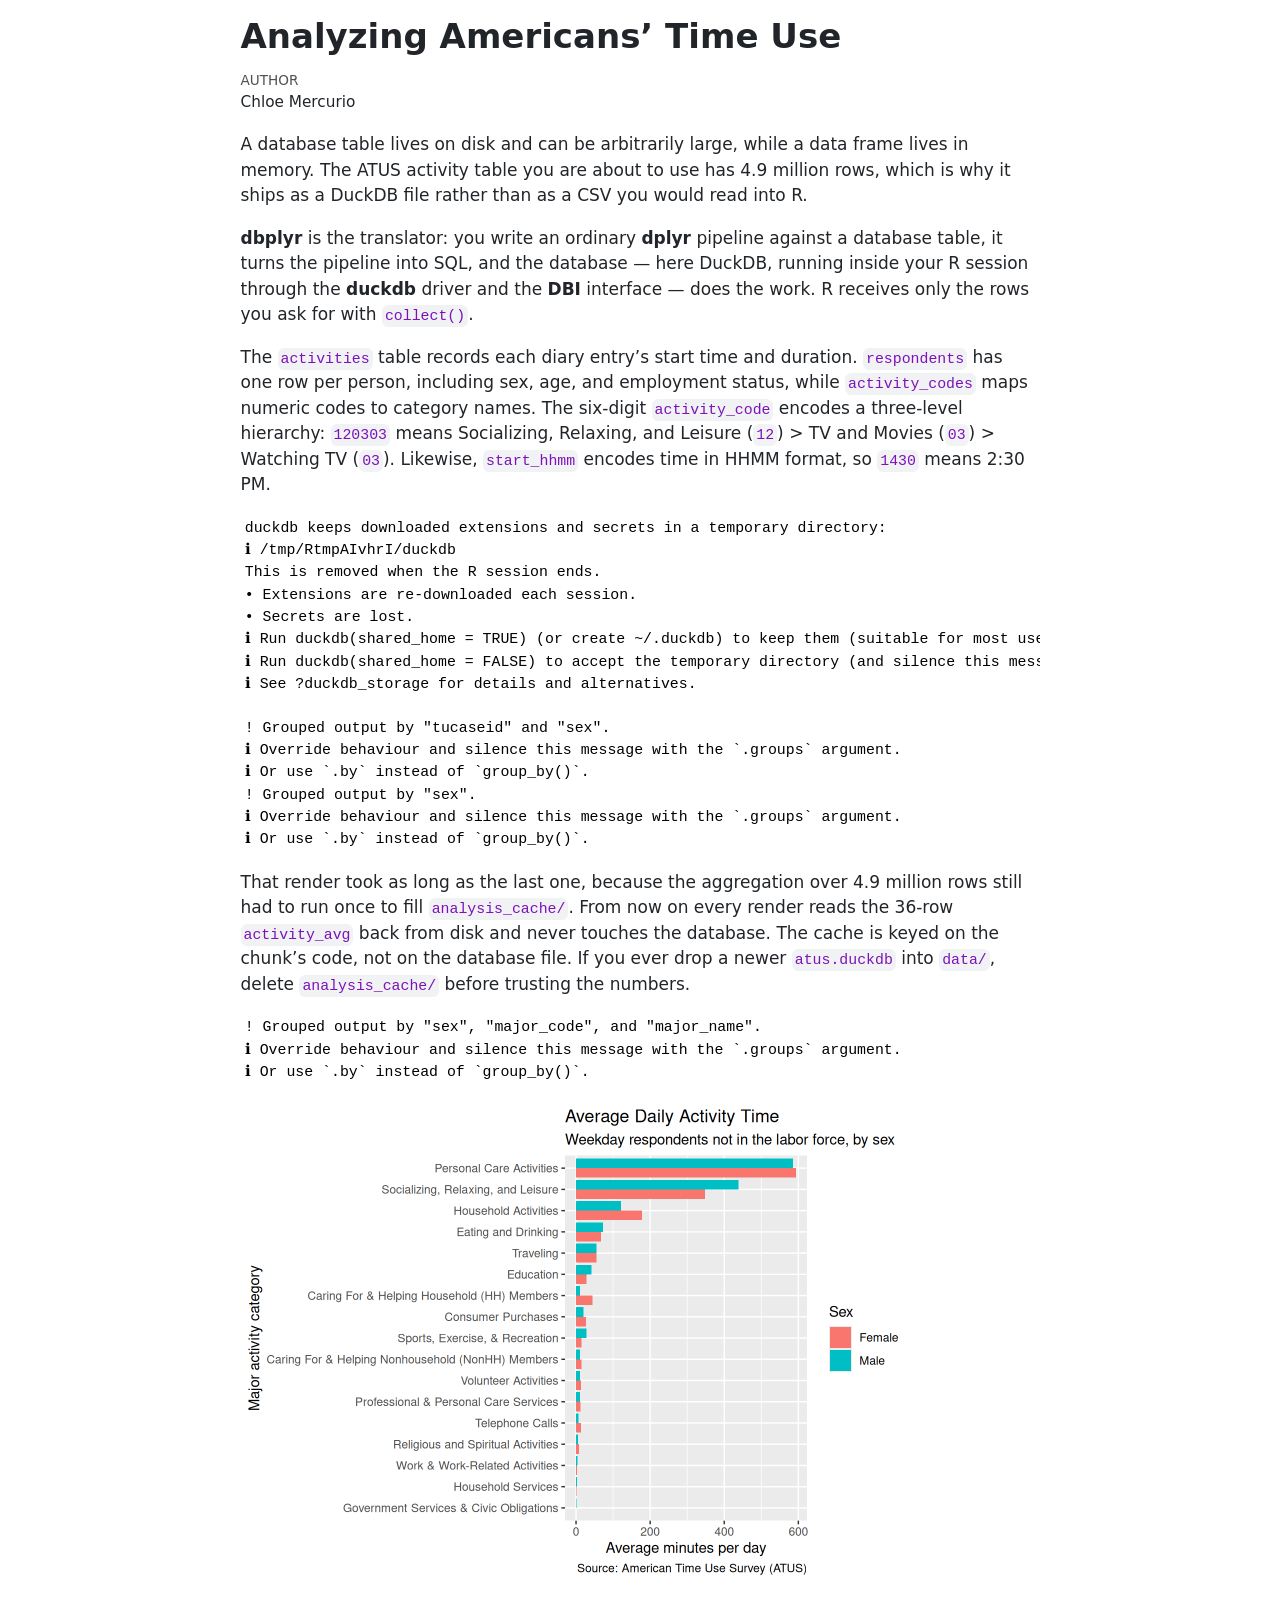
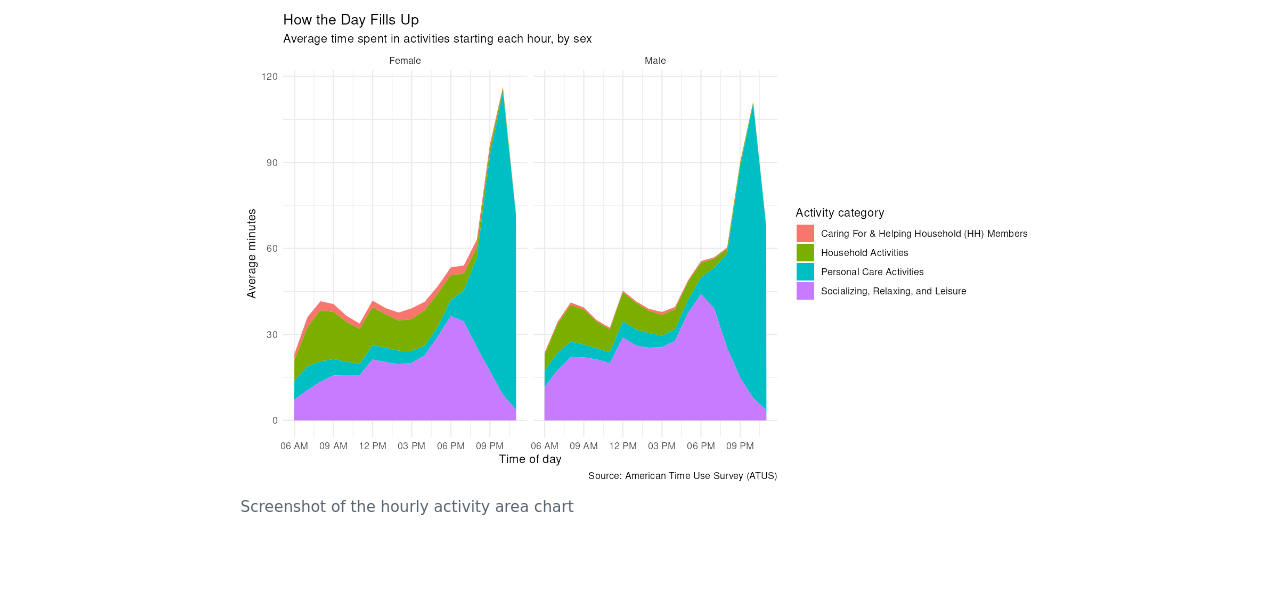
<file: index.html>
<!DOCTYPE html>
<html xmlns="http://www.w3.org/1999/xhtml" lang="en" xml:lang="en"><head>

<meta charset="utf-8">
<meta name="generator" content="quarto-1.10.19">

<meta name="viewport" content="width=device-width, initial-scale=1.0, user-scalable=yes">

<meta name="author" content="Chloe Mercurio">

<title>Analyzing Americans’ Time Use</title>
<style>
/* Default styles provided by pandoc.
** See https://pandoc.org/MANUAL.html#variables-for-html for config info.
*/
span.smallcaps{font-variant: small-caps;}
div.columns{display: flex; gap: 1.5em;}
div.column{flex: auto;}
@media screen {
div.columns{gap: min(4vw, 1.5em);}
div.column{overflow-x: auto;}
}
div.hanging-indent{margin-left: 1.5em; text-indent: -1.5em;}
ul.task-list{list-style: none;}
ul.task-list li input[type="checkbox"] {
  width: 0.8em;
  margin: 0 0.8em 0.2em -1em; /* quarto-specific, see https://github.com/quarto-dev/quarto-cli/issues/4556 */ 
  vertical-align: middle;
}
</style>


<script src="analysis_files/libs/clipboard/clipboard.min.js"></script>
<script src="analysis_files/libs/quarto-html/quarto.js" type="module"></script>
<script src="analysis_files/libs/quarto-html/tabsets/tabsets.js" type="module"></script>
<script src="analysis_files/libs/quarto-html/popper.min.js"></script>
<script src="analysis_files/libs/quarto-html/tippy.umd.min.js"></script>
<script src="analysis_files/libs/quarto-html/anchor.min.js"></script>
<link href="analysis_files/libs/quarto-html/tippy.css" rel="stylesheet">
<link href="analysis_files/libs/quarto-html/quarto-syntax-highlighting-bf27225e3a48a9273f3daa8f8e829971.css" rel="stylesheet" id="quarto-text-highlighting-styles">
<script src="analysis_files/libs/bootstrap/bootstrap.min.js"></script>
<link href="analysis_files/libs/bootstrap/bootstrap-icons.css" rel="stylesheet">
<link href="analysis_files/libs/bootstrap/bootstrap-5dce3422ae1aaea6fd35e22067a0726d.min.css" rel="stylesheet" append-hash="true" id="quarto-bootstrap" data-mode="light">


</head>

<body class="fullcontent quarto-light">

<div id="quarto-content" class="page-columns page-rows-contents page-layout-article">

<main class="content" id="quarto-document-content">

<header id="title-block-header" class="quarto-title-block default">
<div class="quarto-title">
<h1 class="title">Analyzing Americans’ Time Use</h1>
</div>



<div class="quarto-title-meta">

    <div>
    <div class="quarto-title-meta-heading">Author</div>
    <div class="quarto-title-meta-contents">
             <p>Chloe Mercurio </p>
          </div>
  </div>
    
  
    
  </div>
  


</header>


<p>A database table lives on disk and can be arbitrarily large, while a data frame lives in memory. The ATUS activity table you are about to use has 4.9 million rows, which is why it ships as a DuckDB file rather than as a CSV you would read into R.</p>
<p><strong>dbplyr</strong> is the translator: you write an ordinary <strong>dplyr</strong> pipeline against a database table, it turns the pipeline into SQL, and the database — here DuckDB, running inside your R session through the <strong>duckdb</strong> driver and the <strong>DBI</strong> interface — does the work. R receives only the rows you ask for with <code>collect()</code>.</p>
<p>The <code>activities</code> table records each diary entry’s start time and duration. <code>respondents</code> has one row per person, including sex, age, and employment status, while <code>activity_codes</code> maps numeric codes to category names. The six-digit <code>activity_code</code> encodes a three-level hierarchy: <code>120303</code> means Socializing, Relaxing, and Leisure (<code>12</code>) &gt; TV and Movies (<code>03</code>) &gt; Watching TV (<code>03</code>). Likewise, <code>start_hhmm</code> encodes time in HHMM format, so <code>1430</code> means 2:30 PM.</p>
<div class="cell">
<div class="cell-output cell-output-stderr">
<pre><code>duckdb keeps downloaded extensions and secrets in a temporary directory:
ℹ /tmp/RtmpAIvhrI/duckdb
This is removed when the R session ends.
• Extensions are re-downloaded each session.
• Secrets are lost.
ℹ Run duckdb(shared_home = TRUE) (or create ~/.duckdb) to keep them (suitable for most users).
ℹ Run duckdb(shared_home = FALSE) to accept the temporary directory (and silence this message).
ℹ See ?duckdb_storage for details and alternatives.</code></pre>
</div>
</div>
<div class="cell">
<div class="cell-output cell-output-stderr">
<pre><code>! Grouped output by "tucaseid" and "sex".
ℹ Override behaviour and silence this message with the `.groups` argument.
ℹ Or use `.by` instead of `group_by()`.
! Grouped output by "sex".
ℹ Override behaviour and silence this message with the `.groups` argument.
ℹ Or use `.by` instead of `group_by()`.</code></pre>
</div>
</div>
<p>That render took as long as the last one, because the aggregation over 4.9 million rows still had to run once to fill <code>analysis_cache/</code>. From now on every render reads the 36-row <code>activity_avg</code> back from disk and never touches the database. The cache is keyed on the chunk’s code, not on the database file. If you ever drop a newer <code>atus.duckdb</code> into <code>data/</code>, delete <code>analysis_cache/</code> before trusting the numbers.</p>
<div class="cell">
<div class="cell-output cell-output-stderr">
<pre><code>! Grouped output by "sex", "major_code", and "major_name".
ℹ Override behaviour and silence this message with the `.groups` argument.
ℹ Or use `.by` instead of `group_by()`.</code></pre>
</div>
</div>
<div class="cell">
<div class="cell-output-display">
<div>
<figure class="figure">
<p><img src="analysis_files/figure-html/unnamed-chunk-5-1.png" class="img-fluid figure-img" width="672"></p>
</figure>
</div>
</div>
</div>
<div class="quarto-figure quarto-figure-center">
<figure class="figure">
<p><img src="analysis_files/hourly-area-chart.png" class="img-fluid figure-img"></p>
<figcaption>Screenshot of the hourly activity area chart</figcaption>
</figure>
</div>

</main>
<!-- /main column -->
<script id="quarto-html-after-body" type="application/javascript">
  window.document.addEventListener("DOMContentLoaded", function (event) {
    const icon = "";
    const anchorJS = new window.AnchorJS();
    anchorJS.options = {
      placement: 'right',
      icon: icon
    };
    anchorJS.add('.anchored');
    const isCodeAnnotation = (el) => {
      for (const clz of el.classList) {
        if (clz.startsWith('code-annotation-')) {                     
          return true;
        }
      }
      return false;
    }
    const onCopySuccess = function(e) {
      // button target
      const button = e.trigger;
      // don't keep focus
      button.blur();
      // flash "checked"
      button.classList.add('code-copy-button-checked');
      var currentTitle = button.getAttribute("title");
      button.setAttribute("title", "Copied!");
      let tooltip;
      if (window.bootstrap) {
        button.setAttribute("data-bs-toggle", "tooltip");
        button.setAttribute("data-bs-placement", "left");
        button.setAttribute("data-bs-title", "Copied!");
        tooltip = new bootstrap.Tooltip(button, 
          { trigger: "manual", 
            customClass: "code-copy-button-tooltip",
            offset: [0, -8]});
        tooltip.show();    
      }
      setTimeout(function() {
        if (tooltip) {
          tooltip.hide();
          button.removeAttribute("data-bs-title");
          button.removeAttribute("data-bs-toggle");
          button.removeAttribute("data-bs-placement");
        }
        button.setAttribute("title", currentTitle);
        button.classList.remove('code-copy-button-checked');
      }, 1000);
      // clear code selection
      e.clearSelection();
    }
    const getTextToCopy = function(trigger) {
      const outerScaffold = trigger.parentElement.cloneNode(true);
      const codeEl = outerScaffold.querySelector('code');
      for (const childEl of codeEl.children) {
        if (isCodeAnnotation(childEl)) {
          childEl.remove();
        }
      }
      return codeEl.innerText;
    }
    const clipboard = new window.ClipboardJS('.code-copy-button:not([data-in-quarto-modal])', {
      text: getTextToCopy
    });
    clipboard.on('success', onCopySuccess);
    if (window.document.getElementById('quarto-embedded-source-code-modal')) {
      const clipboardModal = new window.ClipboardJS('.code-copy-button[data-in-quarto-modal]', {
        text: getTextToCopy,
        container: window.document.getElementById('quarto-embedded-source-code-modal')
      });
      clipboardModal.on('success', onCopySuccess);
    }
      var localhostRegex = new RegExp(/^(?:http|https):\/\/localhost\:?[0-9]*\//);
      var mailtoRegex = new RegExp(/^mailto:/);
        var filterRegex = new RegExp('/' + window.location.host + '/');
      var isInternal = (href) => {
          return filterRegex.test(href) || localhostRegex.test(href) || mailtoRegex.test(href);
      }
      // Inspect non-navigation links and adorn them if external
     var links = window.document.querySelectorAll('a[href]:not(.nav-link):not(.navbar-brand):not(.toc-action):not(.sidebar-link):not(.sidebar-item-toggle):not(.pagination-link):not(.no-external):not([aria-hidden]):not(.dropdown-item):not(.quarto-navigation-tool):not(.about-link)');
      for (var i=0; i<links.length; i++) {
        const link = links[i];
        if (!isInternal(link.href)) {
          // undo the damage that might have been done by quarto-nav.js in the case of
          // links that we want to consider external
          if (link.dataset.originalHref !== undefined) {
            link.href = link.dataset.originalHref;
          }
        }
      }
    function tippyHover(el, contentFn, onTriggerFn, onUntriggerFn) {
      const config = {
        allowHTML: true,
        maxWidth: 500,
        delay: 100,
        arrow: false,
        appendTo: function(el) {
            return el.parentElement;
        },
        interactive: true,
        interactiveBorder: 10,
        theme: 'quarto',
        placement: 'bottom-start',
      };
      if (contentFn) {
        config.content = contentFn;
      }
      if (onTriggerFn) {
        config.onTrigger = onTriggerFn;
      }
      if (onUntriggerFn) {
        config.onUntrigger = onUntriggerFn;
      }
      window.tippy(el, config); 
    }
    const noterefs = window.document.querySelectorAll('a[role="doc-noteref"]');
    for (var i=0; i<noterefs.length; i++) {
      const ref = noterefs[i];
      tippyHover(ref, function() {
        // use id or data attribute instead here
        let href = ref.getAttribute('data-footnote-href') || ref.getAttribute('href');
        try { href = new URL(href).hash; } catch {}
        const id = href.replace(/^#\/?/, "");
        const note = window.document.getElementById(id);
        if (note) {
          return note.innerHTML;
        } else {
          return "";
        }
      });
    }
    const xrefs = window.document.querySelectorAll('a.quarto-xref');
    const processXRef = (id, note) => {
      // Strip column container classes
      const stripColumnClz = (el) => {
        el.classList.remove("page-full", "page-columns");
        if (el.children) {
          for (const child of el.children) {
            stripColumnClz(child);
          }
        }
      }
      stripColumnClz(note)
      if (id === null || id.startsWith('sec-')) {
        // Special case sections, only their first couple elements
        const container = document.createElement("div");
        if (note.children && note.children.length > 2) {
          container.appendChild(note.children[0].cloneNode(true));
          for (let i = 1; i < note.children.length; i++) {
            const child = note.children[i];
            if (child.tagName === "P" && child.innerText === "") {
              continue;
            } else {
              container.appendChild(child.cloneNode(true));
              break;
            }
          }
          if (window.Quarto?.typesetMath) {
            window.Quarto.typesetMath(container);
          }
          return container.innerHTML
        } else {
          if (window.Quarto?.typesetMath) {
            window.Quarto.typesetMath(note);
          }
          return note.innerHTML;
        }
      } else {
        // Remove any anchor links if they are present
        const anchorLink = note.querySelector('a.anchorjs-link');
        if (anchorLink) {
          anchorLink.remove();
        }
        if (window.Quarto?.typesetMath) {
          window.Quarto.typesetMath(note);
        }
        if (note.classList.contains("callout")) {
          return note.outerHTML;
        } else {
          return note.innerHTML;
        }
      }
    }
    for (var i=0; i<xrefs.length; i++) {
      const xref = xrefs[i];
      tippyHover(xref, undefined, function(instance) {
        instance.disable();
        let url = xref.getAttribute('href');
        let hash = undefined; 
        if (url.startsWith('#')) {
          hash = url;
        } else {
          try { hash = new URL(url).hash; } catch {}
        }
        if (hash) {
          const id = hash.replace(/^#\/?/, "");
          const note = window.document.getElementById(id);
          if (note !== null) {
            try {
              const html = processXRef(id, note.cloneNode(true));
              instance.setContent(html);
            } finally {
              instance.enable();
              instance.show();
            }
          } else {
            // See if we can fetch this
            fetch(url.split('#')[0])
            .then(res => res.text())
            .then(html => {
              const parser = new DOMParser();
              const htmlDoc = parser.parseFromString(html, "text/html");
              const note = htmlDoc.getElementById(id);
              if (note !== null) {
                const html = processXRef(id, note);
                instance.setContent(html);
              } 
            }).finally(() => {
              instance.enable();
              instance.show();
            });
          }
        } else {
          // See if we can fetch a full url (with no hash to target)
          // This is a special case and we should probably do some content thinning / targeting
          fetch(url)
          .then(res => res.text())
          .then(html => {
            const parser = new DOMParser();
            const htmlDoc = parser.parseFromString(html, "text/html");
            const note = htmlDoc.querySelector('main.content');
            if (note !== null) {
              // This should only happen for chapter cross references
              // (since there is no id in the URL)
              // remove the first header
              if (note.children.length > 0 && note.children[0].tagName === "HEADER") {
                note.children[0].remove();
              }
              const html = processXRef(null, note);
              instance.setContent(html);
            } 
          }).finally(() => {
            instance.enable();
            instance.show();
          });
        }
      }, function(instance) {
      });
    }
        let selectedAnnoteEl;
        const selectorForAnnotation = ( cell, annotation) => {
          let cellAttr = 'data-code-cell="' + cell + '"';
          let lineAttr = 'data-code-annotation="' +  annotation + '"';
          const selector = 'span[' + cellAttr + '][' + lineAttr + ']';
          return selector;
        }
        const selectCodeLines = (annoteEl) => {
          const doc = window.document;
          const targetCell = annoteEl.getAttribute("data-target-cell");
          const targetAnnotation = annoteEl.getAttribute("data-target-annotation");
          const annoteSpan = window.document.querySelector(selectorForAnnotation(targetCell, targetAnnotation));
          const lines = annoteSpan.getAttribute("data-code-lines").split(",");
          const lineIds = lines.map((line) => {
            return targetCell + "-" + line;
          })
          let top = null;
          let height = null;
          let parent = null;
          if (lineIds.length > 0) {
              //compute the position of the single el (top and bottom and make a div)
              const el = window.document.getElementById(lineIds[0]);
              top = el.offsetTop;
              height = el.offsetHeight;
              parent = el.parentElement.parentElement;
            if (lineIds.length > 1) {
              const lastEl = window.document.getElementById(lineIds[lineIds.length - 1]);
              const bottom = lastEl.offsetTop + lastEl.offsetHeight;
              height = bottom - top;
            }
            if (top !== null && height !== null && parent !== null) {
              // cook up a div (if necessary) and position it 
              let div = window.document.getElementById("code-annotation-line-highlight");
              if (div === null) {
                div = window.document.createElement("div");
                div.setAttribute("id", "code-annotation-line-highlight");
                div.style.position = 'absolute';
                parent.appendChild(div);
              }
              div.style.top = top - 2 + "px";
              div.style.height = height + 4 + "px";
              div.style.left = 0;
              let gutterDiv = window.document.getElementById("code-annotation-line-highlight-gutter");
              if (gutterDiv === null) {
                gutterDiv = window.document.createElement("div");
                gutterDiv.setAttribute("id", "code-annotation-line-highlight-gutter");
                gutterDiv.style.position = 'absolute';
                const codeCell = window.document.getElementById(targetCell);
                const gutter = codeCell.querySelector('.code-annotation-gutter');
                gutter.appendChild(gutterDiv);
              }
              gutterDiv.style.top = top - 2 + "px";
              gutterDiv.style.height = height + 4 + "px";
            }
            selectedAnnoteEl = annoteEl;
          }
        };
        const unselectCodeLines = () => {
          const elementsIds = ["code-annotation-line-highlight", "code-annotation-line-highlight-gutter"];
          elementsIds.forEach((elId) => {
            const div = window.document.getElementById(elId);
            if (div) {
              div.remove();
            }
          });
          selectedAnnoteEl = undefined;
        };
          // Handle positioning of the toggle
      window.addEventListener(
        "resize",
        throttle(() => {
          elRect = undefined;
          if (selectedAnnoteEl) {
            selectCodeLines(selectedAnnoteEl);
          }
        }, 10)
      );
      function throttle(fn, ms) {
      let throttle = false;
      let timer;
        return (...args) => {
          if(!throttle) { // first call gets through
              fn.apply(this, args);
              throttle = true;
          } else { // all the others get throttled
              if(timer) clearTimeout(timer); // cancel #2
              timer = setTimeout(() => {
                fn.apply(this, args);
                timer = throttle = false;
              }, ms);
          }
        };
      }
        // Attach click handler to the DT
        const annoteDls = window.document.querySelectorAll('dt[data-target-cell]');
        for (const annoteDlNode of annoteDls) {
          annoteDlNode.addEventListener('click', (event) => {
            const clickedEl = event.target;
            if (clickedEl !== selectedAnnoteEl) {
              unselectCodeLines();
              const activeEl = window.document.querySelector('dt[data-target-cell].code-annotation-active');
              if (activeEl) {
                activeEl.classList.remove('code-annotation-active');
              }
              selectCodeLines(clickedEl);
              clickedEl.classList.add('code-annotation-active');
            } else {
              // Unselect the line
              unselectCodeLines();
              clickedEl.classList.remove('code-annotation-active');
            }
          });
        }
    const findCites = (el) => {
      const parentEl = el.parentElement;
      if (parentEl) {
        const cites = parentEl.dataset.cites;
        if (cites) {
          return {
            el,
            cites: cites.split(' ')
          };
        } else {
          return findCites(el.parentElement)
        }
      } else {
        return undefined;
      }
    };
    var bibliorefs = window.document.querySelectorAll('a[role="doc-biblioref"]');
    for (var i=0; i<bibliorefs.length; i++) {
      const ref = bibliorefs[i];
      const citeInfo = findCites(ref);
      if (citeInfo) {
        tippyHover(citeInfo.el, function() {
          var popup = window.document.createElement('div');
          citeInfo.cites.forEach(function(cite) {
            var citeDiv = window.document.createElement('div');
            citeDiv.classList.add('hanging-indent');
            citeDiv.classList.add('csl-entry');
            var biblioDiv = window.document.getElementById('ref-' + cite);
            if (biblioDiv) {
              citeDiv.innerHTML = biblioDiv.innerHTML;
            }
            popup.appendChild(citeDiv);
          });
          return popup.innerHTML;
        });
      }
    }
  });
  </script>
</div> <!-- /content -->




</body></html>
</file>
<file: analysis_files/libs/quarto-html/tippy.css>
.tippy-box[data-animation=fade][data-state=hidden]{opacity:0}[data-tippy-root]{max-width:calc(100vw - 10px)}.tippy-box{position:relative;background-color:#333;color:#fff;border-radius:4px;font-size:14px;line-height:1.4;white-space:normal;outline:0;transition-property:transform,visibility,opacity}.tippy-box[data-placement^=top]>.tippy-arrow{bottom:0}.tippy-box[data-placement^=top]>.tippy-arrow:before{bottom:-7px;left:0;border-width:8px 8px 0;border-top-color:initial;transform-origin:center top}.tippy-box[data-placement^=bottom]>.tippy-arrow{top:0}.tippy-box[data-placement^=bottom]>.tippy-arrow:before{top:-7px;left:0;border-width:0 8px 8px;border-bottom-color:initial;transform-origin:center bottom}.tippy-box[data-placement^=left]>.tippy-arrow{right:0}.tippy-box[data-placement^=left]>.tippy-arrow:before{border-width:8px 0 8px 8px;border-left-color:initial;right:-7px;transform-origin:center left}.tippy-box[data-placement^=right]>.tippy-arrow{left:0}.tippy-box[data-placement^=right]>.tippy-arrow:before{left:-7px;border-width:8px 8px 8px 0;border-right-color:initial;transform-origin:center right}.tippy-box[data-inertia][data-state=visible]{transition-timing-function:cubic-bezier(.54,1.5,.38,1.11)}.tippy-arrow{width:16px;height:16px;color:#333}.tippy-arrow:before{content:"";position:absolute;border-color:transparent;border-style:solid}.tippy-content{position:relative;padding:5px 9px;z-index:1}
</file>
<file: analysis_files/libs/quarto-html/quarto-syntax-highlighting-bf27225e3a48a9273f3daa8f8e829971.css>
/* quarto syntax highlight colors */
:root {
  --quarto-hl-ot-color: #003B4F;
  --quarto-hl-at-color: #657422;
  --quarto-hl-ss-color: #20794D;
  --quarto-hl-an-color: #5E5E5E;
  --quarto-hl-fu-color: #4758AB;
  --quarto-hl-st-color: #20794D;
  --quarto-hl-cf-color: #003B4F;
  --quarto-hl-op-color: #5E5E5E;
  --quarto-hl-er-color: #AD0000;
  --quarto-hl-bn-color: #AD0000;
  --quarto-hl-al-color: #AD0000;
  --quarto-hl-va-color: #111111;
  --quarto-hl-bu-color: inherit;
  --quarto-hl-ex-color: inherit;
  --quarto-hl-pp-color: #AD0000;
  --quarto-hl-in-color: #5E5E5E;
  --quarto-hl-vs-color: #20794D;
  --quarto-hl-wa-color: #5E5E5E;
  --quarto-hl-do-color: #5E5E5E;
  --quarto-hl-im-color: #00769E;
  --quarto-hl-ch-color: #20794D;
  --quarto-hl-dt-color: #AD0000;
  --quarto-hl-fl-color: #AD0000;
  --quarto-hl-co-color: #5E5E5E;
  --quarto-hl-cv-color: #5E5E5E;
  --quarto-hl-cn-color: #8f5902;
  --quarto-hl-sc-color: #5E5E5E;
  --quarto-hl-dv-color: #AD0000;
  --quarto-hl-kw-color: #003B4F;
}

/* other quarto variables */
:root {
  --quarto-font-monospace: SFMono-Regular, Menlo, Monaco, Consolas, "Liberation Mono", "Courier New", monospace;
}

/* syntax highlight based on Pandoc's rules */
pre > code.sourceCode > span {
  color: #003B4F;
}

code.sourceCode > span {
  color: #003B4F;
}

div.sourceCode,
div.sourceCode pre.sourceCode {
  color: #003B4F;
}

/* Normal */
code span {
  color: #003B4F;
}

/* Alert */
code span.al {
  color: #AD0000;
  font-style: inherit;
}

/* Annotation */
code span.an {
  color: #5E5E5E;
  font-style: inherit;
}

/* Attribute */
code span.at {
  color: #657422;
  font-style: inherit;
}

/* BaseN */
code span.bn {
  color: #AD0000;
  font-style: inherit;
}

/* BuiltIn */
code span.bu {
  font-style: inherit;
}

/* ControlFlow */
code span.cf {
  color: #003B4F;
  font-weight: bold;
  font-style: inherit;
}

/* Char */
code span.ch {
  color: #20794D;
  font-style: inherit;
}

/* Constant */
code span.cn {
  color: #8f5902;
  font-style: inherit;
}

/* Comment */
code span.co {
  color: #5E5E5E;
  font-style: inherit;
}

/* CommentVar */
code span.cv {
  color: #5E5E5E;
  font-style: italic;
}

/* Documentation */
code span.do {
  color: #5E5E5E;
  font-style: italic;
}

/* DataType */
code span.dt {
  color: #AD0000;
  font-style: inherit;
}

/* DecVal */
code span.dv {
  color: #AD0000;
  font-style: inherit;
}

/* Error */
code span.er {
  color: #AD0000;
  font-style: inherit;
}

/* Extension */
code span.ex {
  font-style: inherit;
}

/* Float */
code span.fl {
  color: #AD0000;
  font-style: inherit;
}

/* Function */
code span.fu {
  color: #4758AB;
  font-style: inherit;
}

/* Import */
code span.im {
  color: #00769E;
  font-style: inherit;
}

/* Information */
code span.in {
  color: #5E5E5E;
  font-style: inherit;
}

/* Keyword */
code span.kw {
  color: #003B4F;
  font-weight: bold;
  font-style: inherit;
}

/* Operator */
code span.op {
  color: #5E5E5E;
  font-style: inherit;
}

/* Other */
code span.ot {
  color: #003B4F;
  font-style: inherit;
}

/* Preprocessor */
code span.pp {
  color: #AD0000;
  font-style: inherit;
}

/* SpecialChar */
code span.sc {
  color: #5E5E5E;
  font-style: inherit;
}

/* SpecialString */
code span.ss {
  color: #20794D;
  font-style: inherit;
}

/* String */
code span.st {
  color: #20794D;
  font-style: inherit;
}

/* Variable */
code span.va {
  color: #111111;
  font-style: inherit;
}

/* VerbatimString */
code span.vs {
  color: #20794D;
  font-style: inherit;
}

/* Warning */
code span.wa {
  color: #5E5E5E;
  font-style: italic;
}

.prevent-inlining {
  content: "</";
}

/*# sourceMappingURL=8be38f48d34c45af72792cbd699585e7.css.map */
</file>
